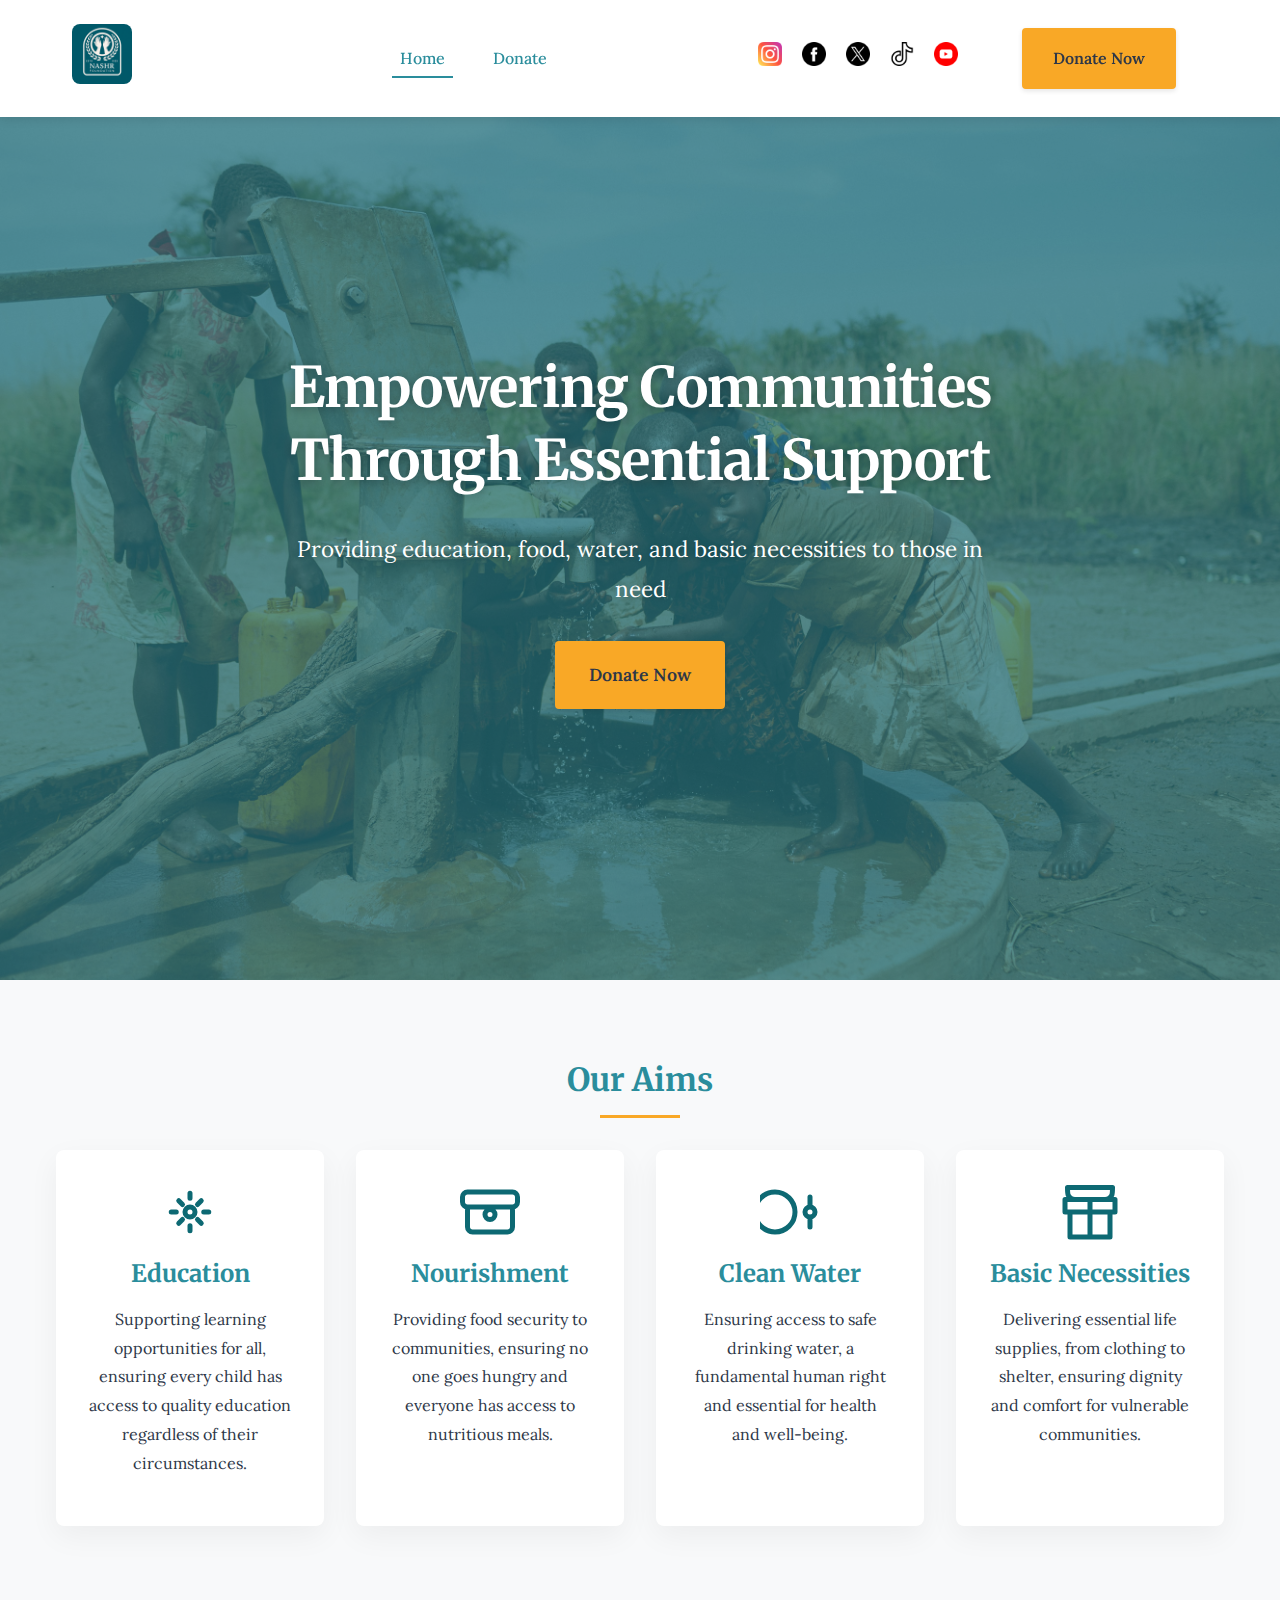
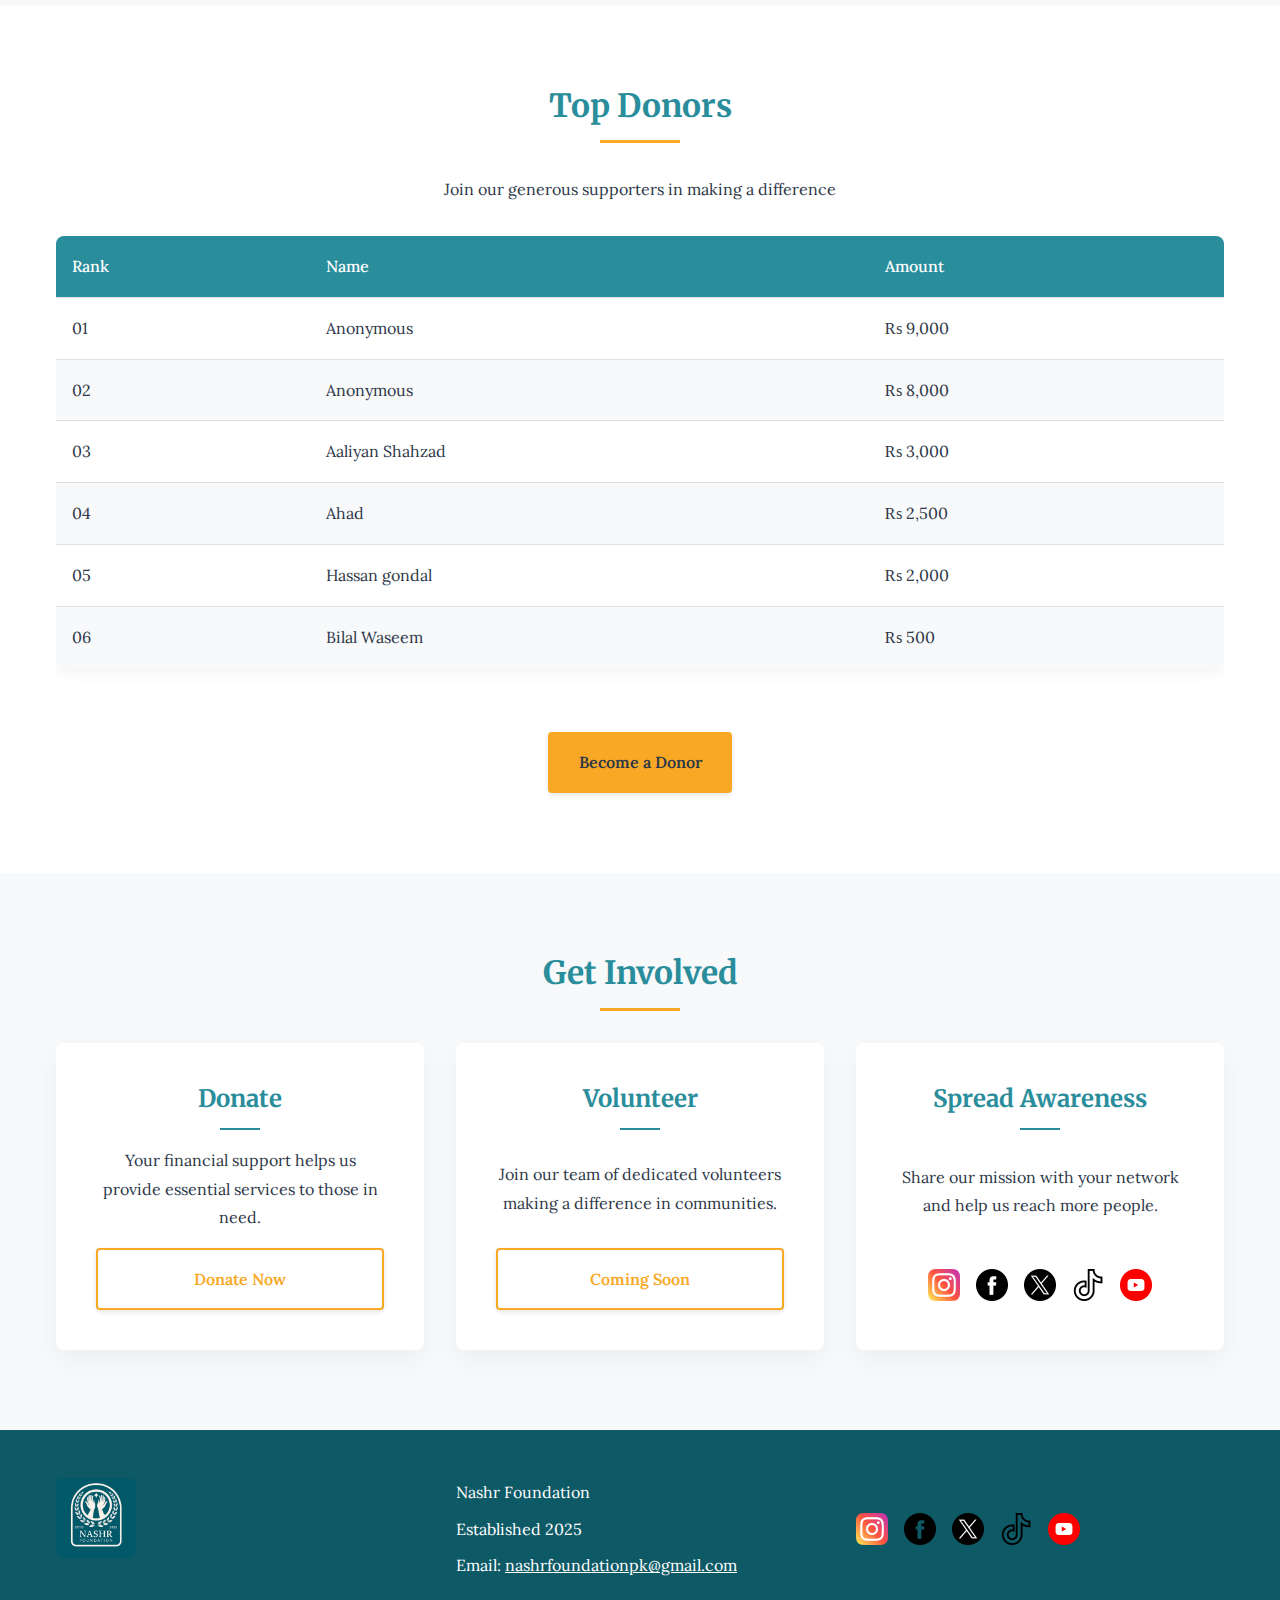
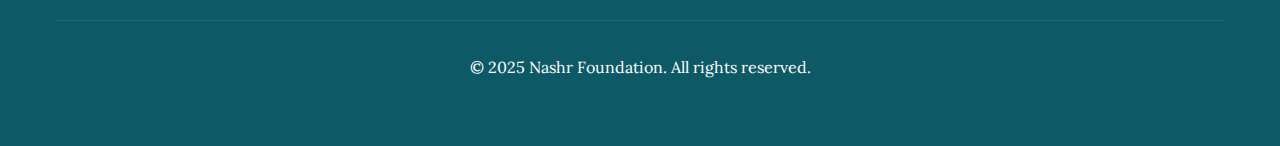
<file: index.html>
<!DOCTYPE html> 
<html lang="en">
<head>
    <meta charset="UTF-8">
    <meta name="viewport" content="width=device-width, initial-scale=1.0">
    
    <!-- Primary Meta Tags -->
    <title>Nashr Foundation - Empowering Communities Through Essential Support</title>
    <meta name="title" content="Nashr Foundation - Empowering Communities Through Essential Support">
    <meta name="description" content="Nashr Foundation provides education, food, clean water, and basic necessities to vulnerable communities across Pakistan. Join us in making a difference through donations and volunteer work.">
    <meta name="keywords" content="charity, foundation, donation, zakat, sadaqah, education, healthcare, clean water, Pakistan, community support">
    <meta name="author" content="Nashr Foundation">
    <meta name="robots" content="index, follow">
    
    <!-- Open Graph / Facebook -->
    <meta property="og:type" content="website">
    <meta property="og:url" content="https://nashrfoundation.github.io/">
    <meta property="og:title" content="Nashr Foundation - Empowering Communities Through Essential Support">
    <meta property="og:description" content="Join us in our mission to provide education, food, clean water, and basic necessities to vulnerable communities across Pakistan.">
    <meta property="og:image" content="https://nashrfoundation.github.io/hero_background.jpeg">
    
    <!-- Twitter -->
    <meta property="twitter:card" content="summary_large_image">
    <meta property="twitter:url" content="https://nashrfoundation.github.io/">
    <meta property="twitter:title" content="Nashr Foundation - Empowering Communities Through Essential Support">
    <meta property="twitter:description" content="Join us in our mission to provide education, food, clean water, and basic necessities to vulnerable communities across Pakistan.">
    <meta property="twitter:image" content="https://nashrfoundation.github.io/hero_background.jpeg">
    
    <!-- Canonical URL -->
    <link rel="canonical" href="https://nashrfoundation.github.io/">
    
    <!-- Stylesheets -->
    <link rel="stylesheet" href="styles.css">
    <link rel="preconnect" href="https://fonts.googleapis.com">
    <link rel="preconnect" href="https://fonts.gstatic.com" crossorigin>
    <link href="https://fonts.googleapis.com/css2?family=Lora:wght@400;500;700&family=Merriweather:wght@300;400;700&family=Playfair+Display:wght@400;700&display=swap" rel="stylesheet">
</head>
<body>
    <header>
        <div class="container">
            <div class="logo">
                <a href="index.html">
                    <img src="logo.png" alt="Nashr Foundation Logo">
                </a>
            </div>
            <nav>
                <ul>
                    <li><a href="index.html" class="active">Home</a></li>
                    <li><a href="donate.html">Donate</a></li>
                </ul>
            </nav>
            <div class="social-icons">
                <a href="https://www.instagram.com/nashrfoundation?igsh=aGlreHQ2Z3h0NWp0" target="_blank" aria-label="Follow us on Instagram">
                    <img src="instagram_icon.png" alt="Instagram">
                </a>
                <a href="#" target="_blank" aria-label="Follow us on Facebook">
                    <img src="facebook_icon.png" alt="Facebook">
                </a>
                <a href="https://x.com/Nashrfoundation" target="_blank" aria-label="Follow us on X (Twitter)">
                    <img src="twitter_icon.png" alt="X">
                </a>
                <a href="https://www.tiktok.com/@nashr756?_t=ZS-8wvFwBRNt6V&_r=1" target="_blank" aria-label="Follow us on TikTok">
                    <img src="tik-tok.png" alt="tiktok">
                </a>
                <a href="https://youtube.com/@nashrfoundation?feature=shared" target="_blank" aria-label="Subscribe to our YouTube channel">
                    <img src="youtube.png" alt="youtube">
                </a>
            </div>
            <div class="donate-button">
                <a href="donate.html" class="btn">Donate Now</a>
            </div>
            <div class="mobile-menu-toggle" aria-label="Toggle mobile menu" aria-expanded="false">
                <span></span>
                <span></span>
                <span></span>
            </div>
        </div>
    </header>

    <section class="hero">
        <div class="hero-image">
            <img src="hero_background.jpeg" alt="Children accessing clean water">
        </div>
        <div class="hero-overlay"></div>
        <div class="hero-content">
            <h1>Empowering Communities Through Essential Support</h1>
            <p>Providing education, food, water, and basic necessities to those in need</p>
            <a href="donate.html" class="btn btn-large">Donate Now</a>
        </div>
    </section>

    <section class="aims">
        <div class="container">
            <h2>Our Aims</h2>
            <div class="aims-grid">
                <div class="aim-item" data-aos="fade-up">
                    <div class="aim-icon">
                        <svg viewBox="0 0 24 24" fill="none" xmlns="http://www.w3.org/2000/svg">
                            <path d="M12 4.5V6.5M12 17.5V19.5M4.5 12H6.5M17.5 12H19.5M16.5 7.5L15 9M9 15L7.5 16.5M16.5 16.5L15 15M9 9L7.5 7.5M14 12C14 13.1046 13.1046 14 12 14C10.8954 14 10 13.1046 10 12C10 10.8954 10.8954 10 12 10C13.1046 10 14 10.8954 14 12Z" stroke="#0D6973" stroke-width="2" stroke-linecap="round" stroke-linejoin="round"/>
                        </svg>
                    </div>
                    <h3>Education</h3>
                    <p>Supporting learning opportunities for all, ensuring every child has access to quality education regardless of their circumstances.</p>
                </div>
                <div class="aim-item" data-aos="fade-up" data-aos-delay="100">
                    <div class="aim-icon">
                        <svg viewBox="0 0 24 24" fill="none" xmlns="http://www.w3.org/2000/svg">
                            <path d="M3 10H21M3 10C2.46957 10 1.96086 9.78929 1.58579 9.41421C1.21071 9.03914 1 8.53043 1 8V6C1 5.46957 1.21071 4.96086 1.58579 4.58579C1.96086 4.21071 2.46957 4 3 4H21C21.5304 4 22.0391 4.21071 22.4142 4.58579C22.7893 4.96086 23 5.46957 23 6V8C23 8.53043 22.7893 9.03914 22.4142 9.41421C22.0391 9.78929 21.5304 10 21 10M3 10V18C3 18.5304 3.21071 19.0391 3.58579 19.4142C3.96086 19.7893 4.46957 20 5 20H19C19.5304 20 20.0391 19.7893 20.4142 19.4142C20.7893 19.0391 21 18.5304 21 18V10M12 15C13.1046 15 14 14.1046 14 13C14 11.8954 13.1046 11 12 11C10.8954 11 10 11.8954 10 13C10 14.1046 10.8954 15 12 15Z" stroke="#0D6973" stroke-width="2" stroke-linecap="round" stroke-linejoin="round"/>
                        </svg>
                    </div>
                    <h3>Nourishment</h3>
                    <p>Providing food security to communities, ensuring no one goes hungry and everyone has access to nutritious meals.</p>
                </div>
                <div class="aim-item" data-aos="fade-up" data-aos-delay="200">
                    <div class="aim-icon">
                        <svg viewBox="0 0 24 24" fill="none" xmlns="http://www.w3.org/2000/svg">
                            <path d="M20 14C21.1046 14 22 13.1046 22 12C22 10.8954 21.1046 10 20 10M20 14C18.8954 14 18 13.1046 18 12C18 10.8954 18.8954 10 20 10M20 14V18M20 10V6M14 12C14 16.4183 10.4183 20 6 20C1.58172 20 -2 16.4183 -2 12C-2 7.58172 1.58172 4 6 4C10.4183 4 14 7.58172 14 12Z" stroke="#0D6973" stroke-width="2" stroke-linecap="round" stroke-linejoin="round"/>
                        </svg>
                    </div>
                    <h3>Clean Water</h3>
                    <p>Ensuring access to safe drinking water, a fundamental human right and essential for health and well-being.</p>
                </div>
                <div class="aim-item" data-aos="fade-up" data-aos-delay="300">
                    <div class="aim-icon">
                        <svg viewBox="0 0 24 24" fill="none" xmlns="http://www.w3.org/2000/svg">
                            <path d="M20 12V22H4V12M22 7H2V12H22V7ZM12 22V7M12 7H16.2C17.8802 7 18.7202 7 19.362 6.673C19.9265 6.3854 20.3854 5.92648 20.673 5.36204C21 4.72022 21 3.88017 21 2.2H3C3 3.88017 3.00001 4.72022 3.32698 5.36204C3.61458 5.92648 4.07349 6.3854 4.63803 6.673C5.27976 7 6.11984 7 7.8 7H12Z" stroke="#0D6973" stroke-width="2" stroke-linecap="round" stroke-linejoin="round"/>
                        </svg>
                    </div>
                    <h3>Basic Necessities</h3>
                    <p>Delivering essential life supplies, from clothing to shelter, ensuring dignity and comfort for vulnerable communities.</p>
                </div>
            </div>
        </div>
    </section>

    <section class="leaderboard">
        <div class="container">
            <h2>Top Donors</h2>
            <p>Join our generous supporters in making a difference</p>
            <div class="leaderboard-table">
                <table>
                    <thead>
                        <tr>
                            <th>Rank</th>
                            <th>Name</th>
                            <th>Amount</th>
                        </tr>
                    </thead>
                    <tbody id="leaderboard-data">
                        <!-- Data will be loaded dynamically from leaderboard.csv -->
                        <tr>
                            <td colspan="3">Loading donor data...</td>
                        </tr>
                    </tbody>
                </table>
            </div>
            <div class="leaderboard-cta">
                <a href="donate.html" class="btn">Become a Donor</a>
            </div>
        </div>
    </section>


    <section class="get-involved">
        <div class="container">
            <h2>Get Involved</h2>
            <div class="involvement-options">
                <div class="involvement-option" data-aos="fade-up">
                    <h3>Donate</h3>
                    <p>Your financial support helps us provide essential services to those in need.</p>
                    <a href="donate.html" class="btn btn-outline">Donate Now</a>
                </div>
                <div class="involvement-option" data-aos="fade-up" data-aos-delay="100">
                    <h3>Volunteer</h3>
                    <p>Join our team of dedicated volunteers making a difference in communities.</p>
                    <a href="#" class="btn btn-outline">Coming Soon</a>
                </div>
                <div class="involvement-option" data-aos="fade-up" data-aos-delay="200">
                    <h3>Spread Awareness</h3>
                    <p>Share our mission with your network and help us reach more people.</p>
                    <div class="social-share">
                        <a href="#" target="_blank">
                            <img src="instagram_icon.png" alt="Instagram">
                        </a>
                        <a href="#" target="_blank">
                            <img src="facebook_icon.png" alt="Facebook">
                        </a>
                        <a href="https://x.com/Nashrfoundation" target="_blank">
                            <img src="twitter_icon.png" alt="X">
                        </a>
                        <a href="https://www.tiktok.com/@nashr756?_t=ZS-8wvFwBRNt6V&_r=1" target="_blank">
                            <img src="tik-tok.png" alt="tiktok">
                        </a>
                        <a href="https://youtube.com/@nashrfoundation?feature=shared" target="_blank">
                            <img src="youtube.png" alt="youtube">
                        </a>
                    </div>
                </div>
            </div>
        </div>
    </section>

    <footer>
        <div class="container">
            <div class="footer-content">
                <div class="footer-logo">
                    <img src="logo.png" alt="Nashr Foundation Logo">
                </div>
                <div class="footer-info">
                    <p>Nashr Foundation</p>
                    <p>Established 2025</p>
                    <p>Email: <a href="mailto:nashrfoundationpk@gmail.com">nashrfoundationpk@gmail.com</a></p>
                </div>
                <div class="footer-social">
                    <a href="https://www.instagram.com/nashrfoundation?igsh=aGlreHQ2Z3h0NWp0" target="_blank">
                        <img src="instagram_icon.png" alt="Instagram">
                    </a>
                    <a href="#" target="_blank">
                        <img src="facebook_icon.png" alt="Facebook">
                    </a>
                    <a href="https://x.com/Nashrfoundation" target="_blank">
                        <img src="twitter_icon.png" alt="X">
                    </a>
                    <a href="https://www.tiktok.com/@nashr756?_t=ZS-8wvFwBRNt6V&_r=1" target="_blank">
                        <img src="tik-tok.png" alt="tiktok">
                    </a>
                    <a href="https://youtube.com/@nashrfoundation?feature=shared" target="_blank">
                        <img src="youtube.png" alt="youtube">
                    </a>
                </div>
            </div>
            <div class="footer-bottom">
                <p>&copy; 2025 Nashr Foundation. All rights reserved.</p>
            </div>
        </div>
    </footer>

    <script src="https://unpkg.com/aos@next/dist/aos.js"></script>
    <script src="leaderboard.js"></script>
    <script>
        document.addEventListener('DOMContentLoaded', function( ) {
            // Initialize AOS animation library
            AOS.init({
                duration: 800,
                once: true,
                offset: 100
            });

            // Mobile menu toggle
            const menuToggle = document.querySelector('.mobile-menu-toggle');
            const nav = document.querySelector('nav');
            
            if (menuToggle && nav) {
                menuToggle.addEventListener('click', function() {
                    nav.classList.toggle('active');
                    menuToggle.classList.toggle('active');
                });
            }

            // Smooth scroll for anchor links
            document.querySelectorAll('a[href^="#"]').forEach(anchor => {
                anchor.addEventListener('click', function (e) {
                    e.preventDefault();
                    
                    const targetId = this.getAttribute('href');
                    if (targetId === '#') return;
                    
                    const targetElement = document.querySelector(targetId);
                    if (targetElement) {
                        targetElement.scrollIntoView({
                            behavior: 'smooth'
                        });
                    }
                });
            });
            
            // Add animation classes to elements as they scroll into view
            const animateElements = document.querySelectorAll('.aim-item, .involvement-option');
            animateElements.forEach((element, index) => {
                element.classList.add('animated');
                element.style.animationDelay = (index * 0.1) + 's';
            });
            
            // Dynamic color theme based on time of day
            const hour = new Date().getHours();
            const root = document.documentElement;

            if (hour >= 18 || hour < 6) {
                // Evening/night theme
                root.style.setProperty('--primary', '#0D5965');
                root.style.setProperty('--accent', '#F9A826');
            } else if (hour >= 6 && hour < 12) {
                // Morning theme
                root.style.setProperty('--primary', '#1A6E7C');
                root.style.setProperty('--accent', '#FFBE55');
            } else {
                // Afternoon theme
                root.style.setProperty('--primary', '#2A8D9C');
                root.style.setProperty('--accent', '#F9A826');
            }

            // Parallax effect for hero section
            window.addEventListener('scroll', function() {
                const scrollPosition = window.pageYOffset;
                const heroImage = document.querySelector('.hero-image');
                if (heroImage) {
                    heroImage.style.transform = `translateY(${scrollPosition * 0.4}px)`;
                }
            });
        });
    </script>
    <script>
        // Load leaderboard data from CSV
        function loadLeaderboardData() {
            fetch('leaderboard.csv')
                .then(response => response.text())
                .then(data => {
                    // Parse CSV data
                    const rows = data.split('\n');
                    const headers = rows[0].split(',');
                    const tableBody = document.getElementById('leaderboard-data');
            
                    // Clear existing table data
                    tableBody.innerHTML = '';
            
                    // Add data rows
                    for (let i = 1; i < rows.length; i++) {
                        if (rows[i].trim() === '') continue; // Skip empty rows
                
                        const cells = rows[i].split(',');
                        const row = document.createElement('tr');
                
                        // Create cells for each column
                        for (let j = 0; j < cells.length; j++) {
                            const cell = document.createElement('td');
                    
                            // Format amount with currency symbol if it's the amount column
                            if (j === 2) {
                                cell.textContent = '₨ ' + Number(cells[j]).toLocaleString();
                            } else {
                                cell.textContent = cells[j];
                            }
                    
                            row.appendChild(cell);
                        }    
                
                        tableBody.appendChild(row);
                    }
                })
                .catch(error => {
                    console.error('Error loading leaderboard data:', error);
                    document.getElementById('leaderboard-data').innerHTML = '<tr><td colspan="3">Error loading donor data. Please try again later.</td></tr>';
                });
        }

        // Call the function when the page loads
        document.addEventListener('DOMContentLoaded', function() {
            loadLeaderboardData();
        });
    </script>
</body>
</html>
</file>
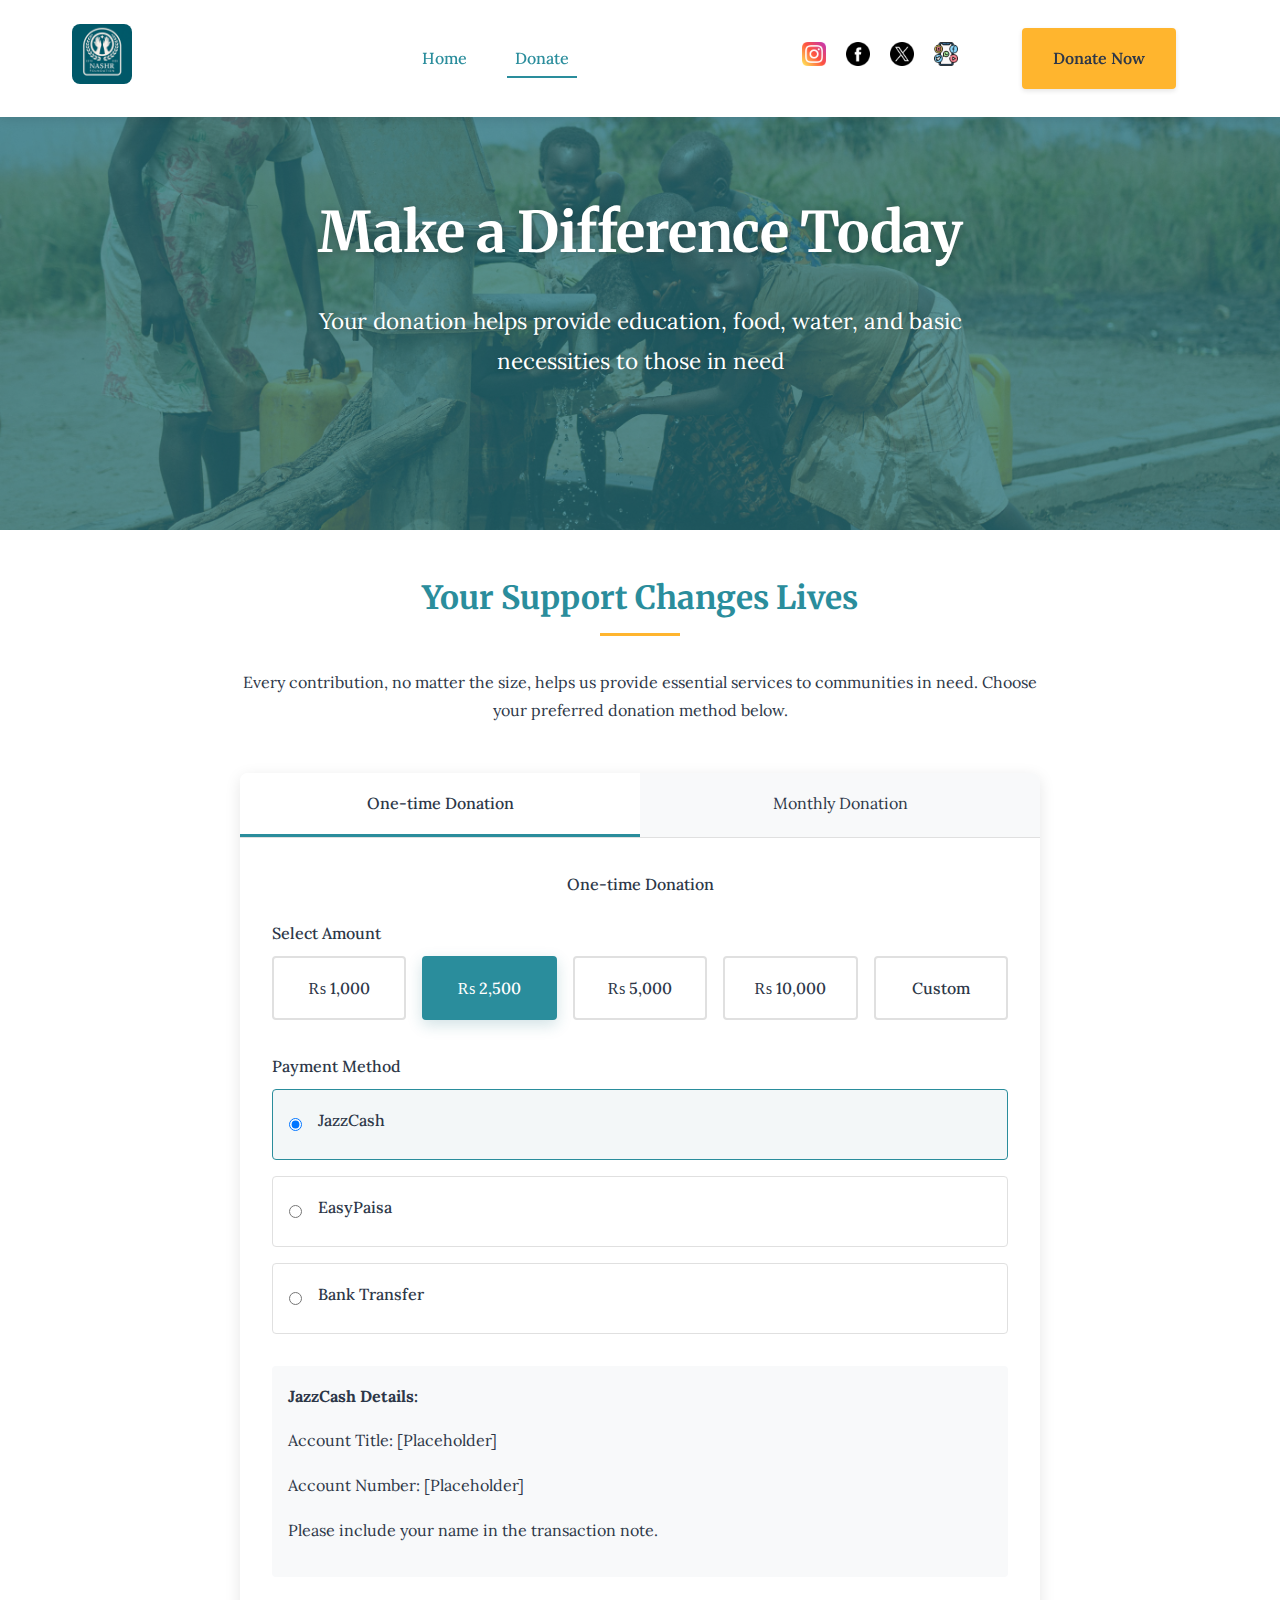
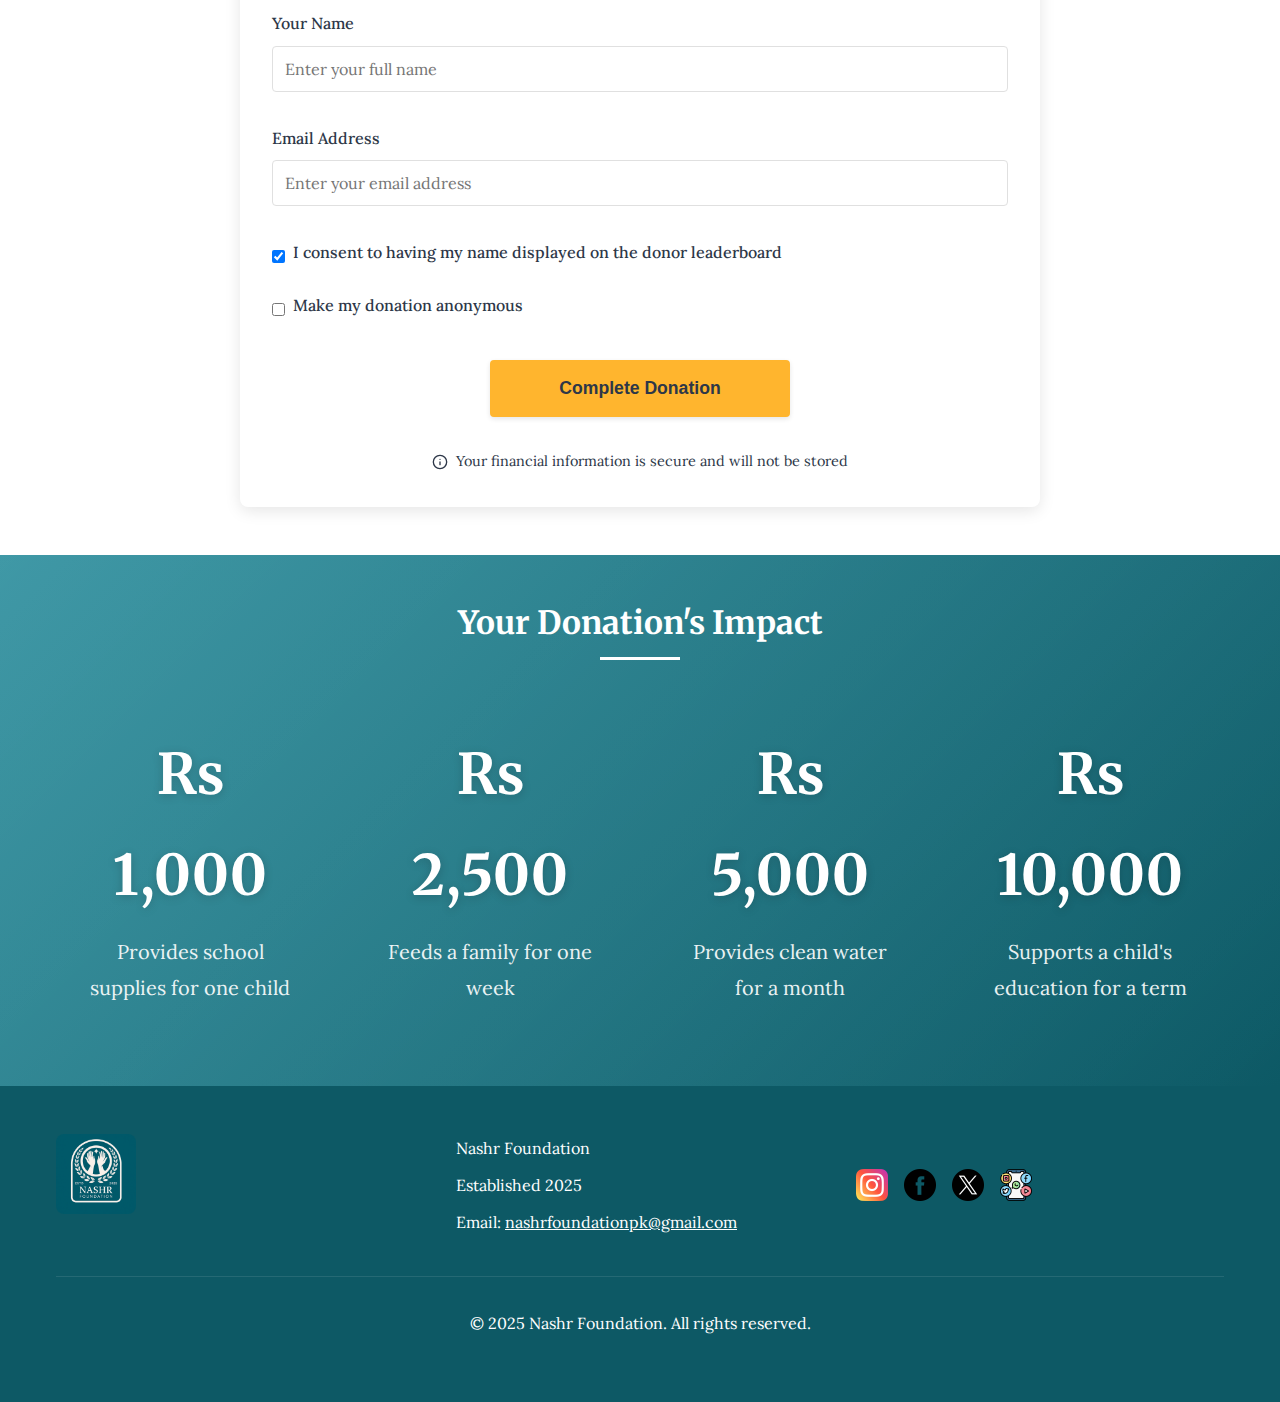
<file: donate.html>
<!DOCTYPE html>
<html lang="en">
<head>
    <meta charset="UTF-8">
    <meta name="viewport" content="width=device-width, initial-scale=1.0">
    <title>Donate - Nashr Foundation</title>
    <link rel="stylesheet" href="styles.css">
    <link rel="preconnect" href="https://fonts.googleapis.com">
    <link rel="preconnect" href="https://fonts.gstatic.com" crossorigin>
    <link href="https://fonts.googleapis.com/css2?family=Lora:wght@400;500;700&family=Merriweather:wght@300;400;700&family=Playfair+Display:wght@400;700&display=swap" rel="stylesheet">

    <style>
        /* Additional styles specific to donation page */
        .donation-section {
            padding: var(--spacing-lg ) 0;
        }
        
        .donation-header {
            text-align: center;
            max-width: 800px;
            margin: 0 auto var(--spacing-lg);
        }
        
        .donation-form-container {
            max-width: 800px;
            margin: 0 auto;
            background-color: var(--white);
            border-radius: var(--border-radius-md);
            box-shadow: 0 4px 16px rgba(0, 0, 0, 0.1);
            overflow: hidden;
            transition: transform 0.3s ease, box-shadow 0.3s ease;
        }
        
        .donation-form-container:hover {
            transform: translateY(-5px);
            box-shadow: 0 15px 35px rgba(0, 0, 0, 0.1);
        }
        
        .donation-tabs {
            display: flex;
            border-bottom: 1px solid var(--medium-gray);
        }
        
        .donation-tab {
            flex: 1;
            padding: var(--spacing-sm);
            text-align: center;
            background-color: var(--light-gray);
            cursor: pointer;
            transition: background-color var(--transition-fast);
        }
        
        .donation-tab.active {
            background-color: var(--white);
            border-bottom: 3px solid var(--primary);
            font-weight: 500;
        }
        
        .donation-form {
            padding: var(--spacing-md);
        }
        
        .form-group {
            margin-bottom: var(--spacing-md);
        }
        
        .form-group label {
            display: block;
            margin-bottom: var(--spacing-xs);
            font-weight: 500;
        }
        
        .form-control {
            width: 100%;
            padding: 0.75rem;
            border: 1px solid var(--medium-gray);
            border-radius: var(--border-radius-sm);
            font-family: var(--body-font);
            font-size: 1rem;
            transition: border-color var(--transition-fast);
        }
        
        .form-control:focus {
            outline: none;
            border-color: var(--primary);
            box-shadow: 0 0 0 2px rgba(13, 105, 115, 0.2);
        }
        
        .amount-options {
            display: grid;
            grid-template-columns: repeat(auto-fit, minmax(100px, 1fr));
            gap: var(--spacing-sm);
            margin-bottom: var(--spacing-md);
        }
        
        .amount-option {
            padding: var(--spacing-sm);
            text-align: center;
            border: 2px solid var(--medium-gray);
            border-radius: var(--border-radius-sm);
            cursor: pointer;
            transition: all var(--transition-fast);
        }
        
        .amount-option:hover {
            border-color: var(--primary-light);
            transform: translateY(-2px);
        }
        
        .amount-option.active {
            background-color: var(--primary);
            border-color: var(--primary);
            color: var(--white);
        }
        
        .payment-methods {
            margin-bottom: var(--spacing-md);
        }
        
        .payment-method {
            display: flex;
            align-items: center;
            margin-bottom: var(--spacing-sm);
            padding: var(--spacing-sm);
            border: 1px solid var(--medium-gray);
            border-radius: var(--border-radius-sm);
            cursor: pointer;
            transition: border-color var(--transition-fast);
        }
        
        .payment-method:hover {
            border-color: var(--primary-light);
        }
        
        .payment-method.active {
            border-color: var(--primary);
            background-color: rgba(13, 105, 115, 0.05);
        }
        
        .payment-method input {
            margin-right: var(--spacing-sm);
        }
        
        .payment-details {
            margin-top: var(--spacing-sm);
            padding: var(--spacing-sm);
            background-color: var(--light-gray);
            border-radius: var(--border-radius-sm);
        }
        
        .checkbox-group {
            display: flex;
            align-items: center;
            margin-bottom: var(--spacing-sm);
        }
        
        .checkbox-group input {
            margin-right: var(--spacing-xs);
        }
        
        .form-submit {
            text-align: center;
        }
        
        .form-submit .btn {
            padding: 1rem 2rem;
            font-size: 1.1rem;
            width: 100%;
            max-width: 300px;
        }
        
        .secure-badge {
            display: flex;
            align-items: center;
            justify-content: center;
            margin-top: var(--spacing-md);
            color: var(--dark-gray);
            font-size: 0.9rem;
        }
        
        .secure-badge svg {
            width: 16px;
            height: 16px;
            margin-right: var(--spacing-xs);
        }
        
        @media (max-width: 768px) {
            .amount-options {
                grid-template-columns: repeat(2, 1fr);
            }
        }
        
        @media (max-width: 480px) {
            .impact-stats {
                grid-template-columns: 1fr;
                gap: 1rem;
            }
            
            .stat {
                padding: 1rem;
            }
            
            .stat-number {
                font-size: 1.8rem;
            }
            
            .stat-label {
                font-size: 0.9rem;
            }
            
            .donation-form {
                padding: var(--spacing-sm);
            }
        }
    </style>
</head>
<body>
    <header>
        <div class="container">
            <div class="logo">
                <a href="index.html">
                    <img src="logo.png" alt="Nashr Foundation Logo">
                </a>
            </div>
            <nav>
                <ul>
                    <li><a href="index.html">Home</a></li>
                    <li><a href="donate.html" class="active">Donate</a></li>
                </ul>
            </nav>
            <div class="social-icons">
                <a href="https://www.instagram.com/nashrfoundation?igsh=aGlreHQ2Z3h0NWp0" target="_blank">
                    <img src="instagram_icon.png" alt="Instagram">
                </a>
                <a href="#" target="_blank">
                    <img src="facebook_icon.png" alt="Facebook">
                </a>
                <a href="#" target="_blank">
                    <img src="twitter_icon.png" alt="X">
                </a>
                <a href="#" target="_blank">
                    <img src="linkedin_icon.png" alt="LinkedIn">
                </a>
            </div>
            <div class="donate-button">
                <a href="donate.html" class="btn">Donate Now</a>
            </div>
            <div class="mobile-menu-toggle">
                <span></span>
                <span></span>
                <span></span>
            </div>
        </div>
    </header>

    <section class="hero" style="height: 50vh; min-height: 400px;">
        <div class="hero-image">
            <img src="hero_background.jpeg" alt="Children accessing clean water">
        </div>
        <div class="hero-overlay"></div>
        <div class="hero-content">
            <h1>Make a Difference Today</h1>
            <p>Your donation helps provide education, food, water, and basic necessities to those in need</p>
        </div>
    </section>

    <section class="donation-section">
        <div class="container">
            <div class="donation-header">
                <h2>Your Support Changes Lives</h2>
                <p>Every contribution, no matter the size, helps us provide essential services to communities in need. Choose your preferred donation method below.</p>
            </div>
            
            <div class="donation-form-container">
                <div class="donation-tabs">
                    <div class="donation-tab active" data-tab="one-time">One-time Donation</div>
                    <div class="donation-tab" data-tab="monthly">Monthly Donation</div>
                </div>
                
                <div class="donation-form">
                    <!-- Formspree form exactly as specified -->
                    <form action="https://formspree.io/f/xanjnelw" method="POST" id="donation-form">
                        <div id="donation-type-display" style="text-align: center; margin-bottom: 20px; font-weight: 500;">One-time Donation</div>
                        
                        <input type="hidden" name="donation_type" id="donation-type-input" value="one-time">
                        
                        <div class="form-group">
                            <label>Select Amount</label>
                            <div class="amount-options">
                                <div class="amount-option" data-amount="1000">₨ 1,000</div>
                                <div class="amount-option active" data-amount="2500">₨ 2,500</div>
                                <div class="amount-option" data-amount="5000">₨ 5,000</div>
                                <div class="amount-option" data-amount="10000">₨ 10,000</div>
                                <div class="amount-option" data-amount="custom">Custom</div>
                            </div>
                            <input type="hidden" name="donation_amount" id="donation-amount-input" value="2500">
                            <div id="custom-amount-container" style="display: none;">
                                <input type="number" class="form-control" id="custom-amount" placeholder="Enter amount in PKR">
                            </div>
                        </div>
                        
                        <div class="form-group">
                            <label>Payment Method</label>
                            <div class="payment-methods">
                                <div class="payment-method active">
                                    <input type="radio" name="payment_method" id="jazzcash" value="jazzcash" checked>
                                    <label for="jazzcash">JazzCash</label>
                                </div>
                                <div class="payment-method">
                                    <input type="radio" name="payment_method" id="easypaisa" value="easypaisa">
                                    <label for="easypaisa">EasyPaisa</label>
                                </div>
                                <div class="payment-method">
                                    <input type="radio" name="payment_method" id="bank-transfer" value="bank-transfer">
                                    <label for="bank-transfer">Bank Transfer</label>
                                </div>
                            </div>
                            
                            <div class="payment-details" id="jazzcash-details">
                                <p><strong>JazzCash Details:</strong></p>
                                <p>Account Title: [Placeholder]</p>
                                <p>Account Number: [Placeholder]</p>
                                <p>Please include your name in the transaction note.</p>
                            </div>
                            
                            <div class="payment-details" id="easypaisa-details" style="display: none;">
                                <p><strong>EasyPaisa Details:</strong></p>
                                <p>Account Title: [Placeholder]</p>
                                <p>Account Number: [Placeholder]</p>
                                <p>Please include your name in the transaction note.</p>
                            </div>
                            
                            <div class="payment-details" id="bank-details" style="display: none;">
                                <p><strong>Bank Transfer Details:</strong></p>
                                <p>Bank Name: [Placeholder]</p>
                                <p>Account Title: [Placeholder]</p>
                                <p>Account Number: [Placeholder]</p>
                                <p>IBAN: [Placeholder]</p>
                                <p>Please include your name in the transaction reference.</p>
                            </div>
                        </div>
                        
                        <div class="form-group">
                            <label for="donor-name">Your Name</label>
                            <input type="text" class="form-control" id="donor-name" name="name" placeholder="Enter your full name" required>
                        </div>
                        
                        <div class="form-group">
                            <label for="donor-email">Email Address</label>
                            <input type="email" class="form-control" id="donor-email" name="email" placeholder="Enter your email address" required>
                        </div>
                        
                        <div class="form-group">
                            <div class="checkbox-group">
                                <input type="checkbox" id="leaderboard-consent" name="leaderboard_consent" value="yes" checked>
                                <label for="leaderboard-consent">I consent to having my name displayed on the donor leaderboard</label>
                            </div>
                            
                            <div class="checkbox-group">
                                <input type="checkbox" id="anonymous-donation" name="anonymous_donation" value="yes">
                                <label for="anonymous-donation">Make my donation anonymous</label>
                            </div>
                        </div>
                        
                        <div class="form-submit">
                            <button type="submit" class="btn">Complete Donation</button>
                        </div>
                        
                        <div class="secure-badge">
                            <svg viewBox="0 0 24 24" fill="none" xmlns="http://www.w3.org/2000/svg">
                                <path d="M12 22C17.5228 22 22 17.5228 22 12C22 6.47715 17.5228 2 12 2C6.47715 2 2 6.47715 2 12C2 17.5228 6.47715 22 12 22Z" stroke="currentColor" stroke-width="2" stroke-linecap="round" stroke-linejoin="round"/>
                                <path d="M12 16V12" stroke="currentColor" stroke-width="2" stroke-linecap="round" stroke-linejoin="round"/>
                                <path d="M12 8H12.01" stroke="currentColor" stroke-width="2" stroke-linecap="round" stroke-linejoin="round"/>
                            </svg>
                            <span>Your financial information is secure and will not be stored</span>
                        </div>
                    </form>
                </div>
            </div>
        </div>
    </section>

    <section class="impact" style="padding: var(--spacing-lg ) 0;">
        <div class="container">
            <h2>Your Donation's Impact</h2>
            <div class="impact-stats">
                <div class="stat">
                    <div class="stat-number">₨ 1,000</div>
                    <div class="stat-label">Provides school supplies for one child</div>
                </div>
                <div class="stat">
                    <div class="stat-number">₨ 2,500</div>
                    <div class="stat-label">Feeds a family for one week</div>
                </div>
                <div class="stat">
                    <div class="stat-number">₨ 5,000</div>
                    <div class="stat-label">Provides clean water for a month</div>
                </div>
                <div class="stat">
                    <div class="stat-number">₨ 10,000</div>
                    <div class="stat-label">Supports a child's education for a term</div>
                </div>
            </div>
        </div>
    </section>

    <footer>
        <div class="container">
            <div class="footer-content">
                <div class="footer-logo">
                    <img src="logo.png" alt="Nashr Foundation Logo">
                </div>
                <div class="footer-info">
                    <p>Nashr Foundation</p>
                    <p>Established 2025</p>
                    <p>Email: <a href="mailto:nashrfoundationpk@gmail.com">nashrfoundationpk@gmail.com</a></p>
                </div>
                <div class="footer-social">
                    <a href="https://www.instagram.com/nashrfoundation?igsh=aGlreHQ2Z3h0NWp0" target="_blank">
                        <img src="instagram_icon.png" alt="Instagram">
                    </a>
                    <a href="#" target="_blank">
                        <img src="facebook_icon.png" alt="Facebook">
                    </a>
                    <a href="#" target="_blank">
                        <img src="twitter_icon.png" alt="X">
                    </a>
                    <a href="#" target="_blank">
                        <img src="linkedin_icon.png" alt="LinkedIn">
                    </a>
                </div>
            </div>
            <div class="footer-bottom">
                <p>&copy; 2025 Nashr Foundation. All rights reserved.</p>
            </div>
        </div>
    </footer>

    <script>
        document.addEventListener('DOMContentLoaded', function() {
            // Mobile menu toggle
            const menuToggle = document.querySelector('.mobile-menu-toggle');
            const nav = document.querySelector('nav');
            
            if (menuToggle && nav) {
                menuToggle.addEventListener('click', function() {
                    nav.classList.toggle('active');
                    menuToggle.classList.toggle('active');
                });
            }
            
            // Donation amount selection - FIXED
            const amountOptions = document.querySelectorAll('.amount-option');
            const customAmountContainer = document.getElementById('custom-amount-container');
            const donationAmountInput = document.getElementById('donation-amount-input');
            const customAmountField = document.getElementById('custom-amount');
            
            amountOptions.forEach(option => {
                option.addEventListener('click', function() {
                    // Remove active class from all options
                    amountOptions.forEach(opt => opt.classList.remove('active'));
                    
                    // Add active class to clicked option
                    this.classList.add('active');
                    
                    // Show/hide custom amount input
                    if (this.dataset.amount === 'custom') {
                        customAmountContainer.style.display = 'block';
                        // Update hidden input when custom amount changes
                        customAmountField.addEventListener('input', function() {
                            donationAmountInput.value = this.value;
                        });
                    } else {
                        customAmountContainer.style.display = 'none';
                        // Update hidden input with selected amount
                        donationAmountInput.value = this.dataset.amount;
                    }
                });
            });
            
            // Payment method selection
            const paymentMethods = document.querySelectorAll('.payment-method');
            const jazzcashDetails = document.getElementById('jazzcash-details');
            const easypaisaDetails = document.getElementById('easypaisa-details');
            const bankDetails = document.getElementById('bank-details');
            
            paymentMethods.forEach(method => {
                method.addEventListener('click', function() {
                    // Set radio button checked
                    const radio = this.querySelector('input[type="radio"]');
                    radio.checked = true;
                    
                    // Remove active class from all methods
                    paymentMethods.forEach(m => m.classList.remove('active'));
                    
                    // Add active class to clicked method
                    this.classList.add('active');
                    
                    // Show/hide payment details
                    jazzcashDetails.style.display = 'none';
                    easypaisaDetails.style.display = 'none';
                    bankDetails.style.display = 'none';
                    
                    if (radio.value === 'jazzcash') {
                        jazzcashDetails.style.display = 'block';
                    } else if (radio.value === 'easypaisa') {
                        easypaisaDetails.style.display = 'block';
                    } else if (radio.value === 'bank-transfer') {
                        bankDetails.style.display = 'block';
                    }
                });
            });
            
            // Anonymous donation checkbox
            const anonymousCheckbox = document.getElementById('anonymous-donation');
            const leaderboardCheckbox = document.getElementById('leaderboard-consent');
            
            anonymousCheckbox.addEventListener('change', function() {
                if (this.checked) {
                    leaderboardCheckbox.checked = false;
                    leaderboardCheckbox.disabled = true;
                } else {
                    leaderboardCheckbox.disabled = false;
                }
            });
            
            // Donation tabs - FIXED
            const donationTabs = document.querySelectorAll('.donation-tab');
            const donationTypeDisplay = document.getElementById('donation-type-display');
            const donationTypeInput = document.getElementById('donation-type-input');
            
            donationTabs.forEach(tab => {
                tab.addEventListener('click', function() {
                    // Remove active class from all tabs
                    donationTabs.forEach(t => t.classList.remove('active'));
                    
                    // Add active class to clicked tab
                    this.classList.add('active');
                    
                    // Update form title based on selected tab
                    const donationType = this.dataset.tab;
                    donationTypeDisplay.textContent = donationType === 'monthly' ? 'Monthly Donation' : 'One-time Donation';
                    
                    // Update hidden input with donation type
                    donationTypeInput.value = donationType;
                });
            });
            
            // Form submission validation
            const donationForm = document.getElementById('donation-form');
            
            donationForm.addEventListener('submit', function(e) {
                // If custom amount is selected, make sure it has a value
                const activeAmount = document.querySelector('.amount-option.active');
                if (activeAmount.dataset.amount === 'custom') {
                    const customAmount = document.getElementById('custom-amount').value;
                    if (!customAmount || customAmount <= 0) {
                        e.preventDefault();
                        alert('Please enter a valid donation amount.');
                        return;
                    }
                    // Update the hidden input with the custom amount
                    donationAmountInput.value = customAmount;
                }
            });
            
            // Dynamic color theme based on time of day
            const hour = new Date().getHours();
            const root = document.documentElement;

            if (hour >= 18 || hour < 6) {
                // Evening/night theme
                root.style.setProperty('--primary', '#0D5965');
                root.style.setProperty('--accent', '#FFB52E');
            } else if (hour >= 6 && hour < 12) {
                // Morning theme
                root.style.setProperty('--primary', '#1A6E7C');
                root.style.setProperty('--accent', '#FFCA5F');
            } else {
                // Afternoon theme
                root.style.setProperty('--primary', '#2A8D9C');
                root.style.setProperty('--accent', '#FFB52E');
            }

            // Parallax effect for hero section
            window.addEventListener('scroll', function() {
                const scrollPosition = window.pageYOffset;
                const heroImage = document.querySelector('.hero-image');
                if (heroImage) {
                    heroImage.style.transform = `translateY(${scrollPosition * 0.4}px)`;
                }
            });

            // Animate stats when they come into view
            const stats = document.querySelectorAll('.stat-number');
            const animateStats = () => {
                stats.forEach(stat => {
                    const rect = stat.getBoundingClientRect();
                    const isInView = rect.top <= window.innerHeight && rect.bottom >= 0;
                    
                    if (isInView) {
                        stat.classList.add('animated');
                    }
                });
            };

            window.addEventListener('scroll', animateStats);
            
            // Initial call to animate stats that are already in view
            animateStats();
        });
    </script>
</body>
</html>
</file>
<file: styles.css>
/* 
   Nashr Foundation Website Styles
   Main CSS file for the Nashr Foundation website
*/

/* ===== Base Styles ===== */
:root {
    /* Updated color palette */
    --primary: #1A6E7C;
    --primary-light: #2A8D9C;
    --primary-dark: #0D5965;
    --accent: #FFB52E;      /* Brighter orange */
    --accent-light: #FFCA5F; /* Brighter light orange */
    --white: #FFFFFF;
    --light-gray: #F8F9FA;
    --medium-gray: #E0E0E0;
    --dark-gray: #2D3748;
    --text-light: #718096;
    --black: #000000;
    --overlay-color: rgba(26, 110, 124, 0.7);
    
    /* Typography */
    --heading-font: 'Merriweather', serif;
    --body-font: 'Lora', serif;
    
    /* Spacing */
    --spacing-xs: 0.5rem;
    --spacing-sm: 1rem;
    --spacing-md: 2rem;
    --spacing-lg: 3rem;
    --spacing-xl: 5rem;
    
    /* Border radius */
    --border-radius-sm: 4px;
    --border-radius-md: 8px;
    --border-radius-lg: 16px;
    
    /* Transitions */
    --transition-fast: 0.2s ease;
    --transition-medium: 0.3s ease;
    --transition-slow: 0.5s ease;
}

* {
    margin: 0;
    padding: 0;
    box-sizing: border-box;
}

html {
    font-size: 16px;
    scroll-behavior: smooth;
}

body {
    font-family: var(--body-font);
    line-height: 1.8;
    color: var(--dark-gray);
    background-color: var(--white);
    overflow-x: hidden;
}

h1, h2, h3, h4, h5, h6 {
    font-family: var(--heading-font);
    font-weight: 700;
    line-height: 1.3;
    margin-bottom: var(--spacing-sm);
    color: var(--primary);
}

h1 {
    font-size: 2.5rem;
    letter-spacing: -0.5px;
}

h2 {
    font-size: 2rem;
    text-align: center;
    margin-bottom: var(--spacing-md);
    position: relative;
    padding-bottom: 1rem;
}

h2:after {
    content: '';
    position: absolute;
    bottom: 0;
    left: 50%;
    transform: translateX(-50%);
    width: 80px;
    height: 3px;
    background-color: var(--accent);
}

h3 {
    font-size: 1.5rem;
}

p {
    margin-bottom: var(--spacing-sm);
}

a {
    color: var(--primary);
    text-decoration: none;
    transition: color var(--transition-fast);
}

a:hover {
    color: var(--primary-light);
}

img {
    max-width: 100%;
    height: auto;
}

.container {
    width: 100%;
    max-width: 1200px;
    margin: 0 auto;
    padding: 0 var(--spacing-sm);
}

section {
    padding: var(--spacing-lg) 0;
}

/* ===== Buttons ===== */
.btn {
    display: inline-block;
    padding: 0.9rem 1.8rem;
    background-color: var(--accent);
    color: var(--dark-gray);
    border: 2px solid var(--accent);
    border-radius: var(--border-radius-sm);
    font-weight: 600;
    text-align: center;
    cursor: pointer;
    transition: all var(--transition-medium);
    box-shadow: 0 2px 5px rgba(0,0,0,0.1);
}

.btn:hover {
    background-color: var(--accent-light);
    border-color: var(--accent-light);
    color: var(--dark-gray);
    transform: translateY(-3px);
    box-shadow: 0 5px 15px rgba(0,0,0,0.1);
    animation: pulse 1.5s infinite;
}

.btn-large {
    padding: 1rem 2rem;
    font-size: 1.1rem;
}

.btn-outline {
    background-color: transparent;
    color: var(--accent);
    border-color: var(--accent);
}

.btn-outline:hover {
    background-color: var(--accent);
    color: var(--dark-gray);
}

/* ===== Header ===== */
header {
    position: fixed;
    top: 0;
    left: 0;
    width: 100%;
    background-color: var(--white);
    box-shadow: 0 2px 10px rgba(0, 0, 0, 0.1);
    z-index: 1000;
    padding: var(--spacing-xs) 0;
}

header .container {
    display: flex;
    align-items: center;
    justify-content: space-between;
}

.logo {
    display: flex;
    align-items: center;
}

.logo img {
    height: 60px;
    width: auto;
    border-radius: var(--border-radius-md);
}

nav ul {
    display: flex;
    list-style: none;
}

nav ul li {
    margin-left: var(--spacing-md);
}

nav ul li a {
    font-weight: 500;
    padding: 0.5rem;
    position: relative;
    transition: color 0.3s ease;
}

nav ul li a::after {
    content: '';
    position: absolute;
    bottom: -2px;
    left: 0;
    width: 0;
    height: 2px;
    background-color: var(--primary);
    transition: width var(--transition-medium);
}

nav ul li a:hover::after,
nav ul li a.active::after {
    width: 100%;
}

.social-icons {
    display: flex;
    align-items: center;
}

.social-icons a {
    margin-left: var(--spacing-xs);
}

.social-icons img {
    width: 24px;
    height: 24px;
    transition: transform var(--transition-fast);
}

.social-icons img:hover {
    transform: scale(1.2);
}

.donate-button {
    margin-left: var(--spacing-md);
}

.mobile-menu-toggle {
    display: none;
    flex-direction: column;
    justify-content: space-between;
    width: 30px;
    height: 21px;
    cursor: pointer;
    z-index: 1000;
}

.mobile-menu-toggle span {
    display: block;
    height: 3px;
    width: 100%;
    background-color: var(--primary);
    border-radius: 3px;
    transition: all var(--transition-fast);
}

.mobile-menu-toggle.active span:nth-child(1) {
    transform: rotate(45deg) translate(5px, 5px);
}

.mobile-menu-toggle.active span:nth-child(2) {
    opacity: 0;
}

.mobile-menu-toggle.active span:nth-child(3) {
    transform: rotate(-45deg) translate(7px, -6px);
}

/* ===== Hero Section ===== */
.hero {
    position: relative;
    height: 100vh;
    min-height: 600px;
    display: flex;
    align-items: center;
    justify-content: center;
    text-align: center;
    color: var(--white);
    margin-top: 80px; /* Account for fixed header */
    overflow: hidden;
}

.hero-image {
    position: absolute;
    top: 0;
    left: 0;
    width: 100%;
    height: 100%;
    z-index: -2;
}

.hero-image img {
    width: 100%;
    height: 100%;
    object-fit: cover;
}

.hero-overlay {
    position: absolute;
    top: 0;
    left: 0;
    width: 100%;
    height: 100%;
    background-color: var(--overlay-color);
    z-index: -1;
}

.hero-content {
    max-width: 800px;
    padding: var(--spacing-md);
    z-index: 1;
    animation: fadeInUp 1.2s ease-out;
}

.hero-content h1 {
    font-size: 3.5rem;
    margin-bottom: var(--spacing-md);
    color: var(--white);
    text-shadow: 0 2px 10px rgba(0, 0, 0, 0.3);
}

.hero-content p {
    font-size: 1.4rem;
    margin-bottom: var(--spacing-md);
    text-shadow: 0 1px 5px rgba(0, 0, 0, 0.2);
}

/* ===== Aims Section ===== */
.aims {
    background-color: var(--light-gray);
    padding: var(--spacing-xl) 0;
}

.aims-grid {
    display: grid;
    grid-template-columns: repeat(auto-fit, minmax(250px, 1fr));
    gap: var(--spacing-md);
}

.aim-item {
    background-color: var(--white);
    padding: 2rem;
    border-radius: var(--border-radius-md);
    box-shadow: 0 10px 30px rgba(0, 0, 0, 0.05);
    transition: transform 0.3s ease, box-shadow 0.3s ease;
    text-align: center;
    height: 100%;
}

.aim-item:hover {
    transform: translateY(-10px);
    box-shadow: 0 15px 35px rgba(0, 0, 0, 0.1);
    border-left: 3px solid var(--accent);
}

.aim-icon {
    width: 60px;
    height: 60px;
    margin: 0 auto var(--spacing-sm);
}

.aim-icon svg {
    width: 100%;
    height: 100%;
}

/* ===== Impact Section ===== */
.impact {
    background: linear-gradient(135deg, var(--primary) 0%, var(--primary-dark) 100%);
    color: var(--white);
    padding: 5rem 0;
    position: relative;
    overflow: hidden;
}

.impact::before {
    content: '';
    position: absolute;
    top: 0;
    left: 0;
    width: 100%;
    height: 100%;
    background: linear-gradient(135deg, rgba(255,255,255,0.1) 0%, rgba(255,255,255,0) 100%);
    pointer-events: none;
}

.impact h2 {
    color: var(--white);
}

.impact h2:after {
    background-color: var(--white);
}

.impact-stats {
    display: grid;
    grid-template-columns: repeat(auto-fit, minmax(200px, 1fr));
    gap: var(--spacing-md);
    text-align: center;
}

.stat {
    padding: 2rem;
    text-align: center;
    transition: transform 0.3s ease;
}

.stat:hover {
    transform: translateY(-5px);
}

.stat-number {
    font-size: 3.5rem;
    font-weight: 700;
    margin-bottom: 0.5rem;
    font-family: var(--heading-font);
    text-shadow: 0 2px 10px rgba(0, 0, 0, 0.2);
    animation: fadeInUp 0.8s ease-out;
}

.stat-label {
    font-size: 1.25rem;
    opacity: 0.9;
}

/* ===== Leaderboard Section ===== */
.leaderboard {
    background-color: var(--white);
    padding: var(--spacing-xl) 0;
}

.leaderboard p {
    text-align: center;
    margin-bottom: var(--spacing-md);
}

.leaderboard-table {
    overflow-x: auto;
    margin-bottom: var(--spacing-md);
}

table {
    width: 100%;
    border-collapse: collapse;
    margin-bottom: var(--spacing-md);
    box-shadow: 0 5px 15px rgba(0, 0, 0, 0.05);
    border-radius: 8px;
    overflow: hidden;
}

table th, table td {
    padding: 1rem;
    text-align: left;
    border-bottom: 1px solid var(--medium-gray);
}

table th {
    background-color: var(--primary);
    color: var(--white);
    font-weight: 500;
}

table tr:last-child td {
    border-bottom: none;
}

table tr:nth-child(even) {
    background-color: var(--light-gray);
}

table tr:hover {
    background-color: rgba(26, 110, 124, 0.05);
}

.leaderboard-cta {
    text-align: center;
}

/* ===== Get Involved Section ===== */
.get-involved {
    background-color: var(--light-gray);
    padding: var(--spacing-xl) 0;
}

.involvement-options {
    display: grid;
    grid-template-columns: repeat(auto-fit, minmax(300px, 1fr));
    gap: var(--spacing-md);
}

.involvement-option {
    background-color: var(--white);
    padding: 2.5rem;
    border-radius: var(--border-radius-md);
    box-shadow: 0 10px 30px rgba(0, 0, 0, 0.05);
    transition: transform 0.3s ease, box-shadow 0.3s ease;
    text-align: center;
    height: 100%;
    display: flex;
    flex-direction: column;
    justify-content: space-between;
}

.involvement-option:hover {
    transform: translateY(-10px);
    box-shadow: 0 15px 35px rgba(0, 0, 0, 0.1);
}

.involvement-option h3 {
    margin-bottom: 1rem;
    position: relative;
    padding-bottom: 1rem;
}

.involvement-option h3:after {
    content: '';
    position: absolute;
    bottom: 0;
    left: 50%;
    transform: translateX(-50%);
    width: 40px;
    height: 2px;
    background-color: var(--primary);
}

.social-share {
    display: flex;
    justify-content: center;
    margin-top: var(--spacing-sm);
}

.social-share a {
    margin: 0 var(--spacing-xs);
}

.social-share img {
    width: 32px;
    height: 32px;
    transition: transform var(--transition-fast);
}

.social-share img:hover {
    transform: scale(1.2);
}

/* ===== Footer ===== */
footer {
    background-color: var(--primary-dark);
    color: var(--white);
    padding: var(--spacing-lg) 0;
}

.footer-content {
    display: grid;
    grid-template-columns: repeat(auto-fit, minmax(250px, 1fr));
    gap: var(--spacing-md);
    margin-bottom: var(--spacing-md);
}

.footer-logo img {
    height: 80px;
    width: auto;
    border-radius: var(--border-radius-md);
    /* Removed filter that was making the logo white */
}

.footer-info p {
    margin-bottom: var(--spacing-xs);
}

.footer-info a {
    color: var(--white);
    text-decoration: underline;
}

.footer-social {
    display: flex;
    align-items: center;
}

.footer-social a {
    margin-right: var(--spacing-sm);
}

.footer-social img {
    width: 32px;
    height: 32px;
    /* Removed filter: brightness(0) invert(1); that was making icons white */
    transition: transform var(--transition-fast);
}

.footer-social img:hover {
    transform: scale(1.2);
}

.footer-bottom {
    text-align: center;
    padding-top: var(--spacing-md);
    border-top: 1px solid rgba(255, 255, 255, 0.1);
}

/* ===== Donation Form Styles ===== */
.donation-section {
    padding: var(--spacing-lg) 0;
}

.donation-header {
    text-align: center;
    max-width: 800px;
    margin: 0 auto var(--spacing-lg);
}

.donation-form-container {
    max-width: 800px;
    margin: 0 auto;
    background-color: var(--white);
    border-radius: var(--border-radius-md);
    box-shadow: 0 15px 50px rgba(0, 0, 0, 0.1);
    overflow: hidden;
    transition: transform 0.3s ease;
}

.donation-form-container:hover {
    transform: translateY(-5px);
}

.donation-tabs {
    display: flex;
    border-bottom: 1px solid var(--medium-gray);
}

.donation-tab {
    flex: 1;
    padding: var(--spacing-sm);
    text-align: center;
    background-color: var(--light-gray);
    cursor: pointer;
    transition: background-color var(--transition-fast);
}

.donation-tab.active {
    background-color: var(--white);
    border-bottom: 3px solid var(--primary);
    font-weight: 500;
}

.donation-form {
    padding: var(--spacing-md);
}

.form-group {
    margin-bottom: var(--spacing-md);
}

.form-group label {
    display: block;
    margin-bottom: var(--spacing-xs);
    font-weight: 500;
}

.form-control {
    width: 100%;
    padding: 0.9rem;
    border: 1px solid var(--medium-gray);
    border-radius: var(--border-radius-sm);
    font-family: var(--body-font);
    font-size: 1rem;
    transition: all 0.3s ease;
}

.form-control:focus {
    outline: none;
    border-color: var(--primary);
    box-shadow: 0 0 0 3px rgba(26, 110, 124, 0.1);
}

.amount-options {
    display: grid;
    grid-template-columns: repeat(auto-fit, minmax(100px, 1fr));
    gap: var(--spacing-sm);
    margin-bottom: var(--spacing-md);
}

.amount-option {
    padding: 1rem;
    text-align: center;
    border: 2px solid var(--medium-gray);
    border-radius: var(--border-radius-sm);
    cursor: pointer;
    transition: all 0.3s ease;
    font-weight: 500;
}

.amount-option:hover {
    border-color: var(--primary);
    background-color: rgba(26, 110, 124, 0.05);
}

.amount-option.active {
    background-color: var(--primary);
    border-color: var(--primary);
    color: var(--white);
    box-shadow: 0 5px 15px rgba(26, 110, 124, 0.2);
}

.payment-methods {
    margin-bottom: var(--spacing-md);
}

.payment-method {
    display: flex;
    align-items: center;
    margin-bottom: var(--spacing-sm);
    padding: var(--spacing-sm);
    border: 1px solid var(--medium-gray);
    border-radius: var(--border-radius-sm);
    cursor: pointer;
    transition: border-color var(--transition-fast);
}

.payment-method:hover {
    border-color: var(--primary-light);
}

.payment-method.active {
    border-color: var(--primary);
    background-color: rgba(26, 110, 124, 0.05);
}

.payment-method input {
    margin-right: var(--spacing-sm);
}

.payment-details {
    margin-top: var(--spacing-sm);
    padding: var(--spacing-sm);
    background-color: var(--light-gray);
    border-radius: var(--border-radius-sm);
}

.checkbox-group {
    display: flex;
    align-items: center;
    margin-bottom: var(--spacing-sm);
}

.checkbox-group input {
    margin-right: var(--spacing-xs);
}

.form-submit {
    text-align: center;
}

.form-submit .btn {
    padding: 1rem 2rem;
    font-size: 1.1rem;
    width: 100%;
    max-width: 300px;
}

.secure-badge {
    display: flex;
    align-items: center;
    justify-content: center;
    margin-top: var(--spacing-md);
    color: var(--text-light);
    font-size: 0.9rem;
}

.secure-badge svg {
    width: 16px;
    height: 16px;
    margin-right: var(--spacing-xs);
}

/* ===== Animations ===== */
@keyframes fadeIn {
    from { opacity: 0; transform: translateY(20px); }
    to { opacity: 1; transform: translateY(0); }
}

@keyframes fadeInUp {
    from {
        opacity: 0;
        transform: translateY(30px);
    }
    to {
        opacity: 1;
        transform: translateY(0);
    }
}

@keyframes pulse {
    0% {
        transform: scale(1);
    }
    50% {
        transform: scale(1.05);
    }
    100% {
        transform: scale(1);
    }
}

.animated {
    animation: fadeInUp 0.8s ease-out;
}

/* ===== Responsive Styles ===== */
@media (max-width: 992px) {
    h1 {
        font-size: 2.2rem;
    }
    
    h2 {
        font-size: 1.8rem;
    }
    
    .hero-content h1 {
        font-size: 2.5rem;
    }
}

@media (max-width: 768px) {
    .mobile-menu-toggle {
        display: flex;
    }
    
    nav {
        position: fixed;
        top: 80px;
        left: 0;
        width: 100%;
        background-color: var(--white);
        box-shadow: 0 10px 20px rgba(0, 0, 0, 0.1);
        padding: 0;
        max-height: 0;
        overflow: hidden;
        transition: max-height 0.5s ease;
        z-index: 999;
    }
    
    nav.active {
        max-height: 300px;
    }
    
    nav ul {
        flex-direction: column;
        padding: 1.5rem;
    }
    
    nav ul li {
        margin: 0;
        margin-bottom: 1rem;
    }
    
    nav ul li:last-child {
        margin-bottom: 0;
    }
    
    .social-icons {
        display: none;
    }
    
    .hero-content h1 {
        font-size: 2.2rem;
    }
    
    .hero-content p {
        font-size: 1.1rem;
    }
    
    .impact-stats {
        grid-template-columns: repeat(2, 1fr);
        gap: 1rem;
    }
    
    .stat {
        padding: 1rem;
    }
    
    .stat-number {
        font-size: 2.5rem;
    }
    
    .stat-label {
        font-size: 1rem;
    }
    
    .amount-options {
        grid-template-columns: repeat(2, 1fr);
    }
}

@media (max-width: 576px) {
    section {
        padding: 2rem 0;
    }
    
    .hero {
        min-height: 500px;
    }
    
    .hero-content h1 {
        font-size: 1.8rem;
    }
    
    .hero-content p {
        font-size: 1rem;
    }
    
    .aims-grid, 
    .involvement-options {
        grid-template-columns: 1fr;
    }
    
    .impact-stats {
        grid-template-columns: 1fr;
    }
    
    .footer-content {
        grid-template-columns: 1fr;
        text-align: center;
    }
    
    .footer-logo, 
    .footer-social {
        justify-content: center;
    }
    
    h2 {
        font-size: 1.8rem;
    }
}

@media (max-width: 480px) {
    .hero-content h1 {
        font-size: 1.6rem;
    }
    
    .stat-number {
        font-size: 2rem;
    }
    
    .stat-label {
        font-size: 0.9rem;
    }
}

/* Improved header layout and spacing */
header .container {
  display: flex;
  align-items: center;
  justify-content: space-between;
  flex-wrap: wrap;
  padding: 1rem var(--spacing-md);
}

.logo {
  flex: 0 0 auto;
  margin-right: var(--spacing-md);
}

nav {
  flex: 1 1 auto;
  display: flex;
  justify-content: center;
}

.social-icons {
  display: flex;
  gap: 12px; /* Increased spacing between icons */
  margin-right: var(--spacing-md);
}

.donate-button {
  margin-right: var(--spacing-md);
}

.mobile-menu-toggle {
  margin-left: auto;
}

/* Mobile responsiveness adjustments */
@media (max-width: 768px) {
  header .container {
    justify-content: space-between;
  }
  
  .logo {
    flex: 0 0 auto;
  }
  
  nav {
    flex: 0 0 100%;
    order: 3;
    display: none;
  }
  
  nav.active {
    display: block;
  }
  
  .social-icons {
    flex: 0 0 auto;
    margin-left: auto;
    margin-right: var(--spacing-md);
    gap: 8px; /* Slightly reduced spacing on mobile */
  }
  
  .donate-button {
    display: none; /* Hide donate button on mobile */
  }
  
  .mobile-menu-toggle {
    flex: 0 0 auto;
    margin-left: 0;
  }
  
  /* Make social icons slightly smaller on mobile */
  .social-icons img {
    width: 24px;
    height: 24px;
  }
}



/* Hide Twitter/X icon specifically on mobile */
@media (max-width: 768px) {
    .social-icons a[href*="twitter.com"],
    .social-icons a[href*="x.com"] {
        display: none;
    }
}
</file>
